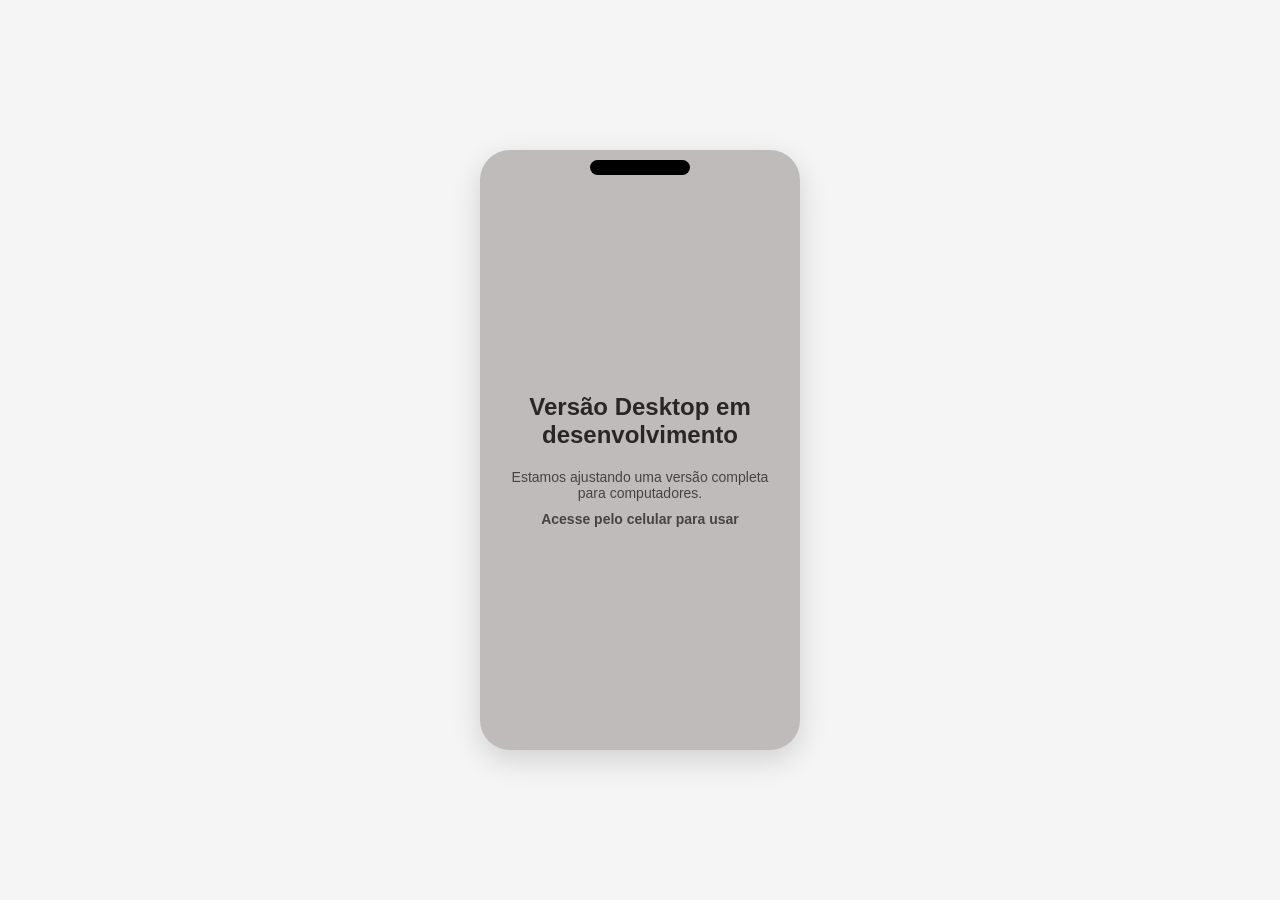
<file: frontend/versao-pc/index.html>
<!doctype html>
<html lang="pt-br">
<head>
  <meta charset="UTF-8" />
  <meta name="viewport" content="width=device-width, initial-scale=1.0">

  <link rel="stylesheet" href="css/style.css" />

  <!-- REDIRECIONAMENTO PARA MOBILE -->
  <script>
    if (/Mobi|Android|iPhone|iPad|iPod/i.test(navigator.userAgent)) {
      window.location.href = "/frontend/versao-mobile/index.html";
    }
  </script>

  <title> PP Point</title>
</head>

<body>

  <div class="container">

    <div class="box">

      <h2>Versão Desktop em desenvolvimento</h2>

      <p>
        Estamos ajustando  uma versão completa para computadores.
      </p>

      <p class="destaque">
        Acesse pelo celular para usar
      </p>

    </div>

  </div>

</body>
</html>
</file>
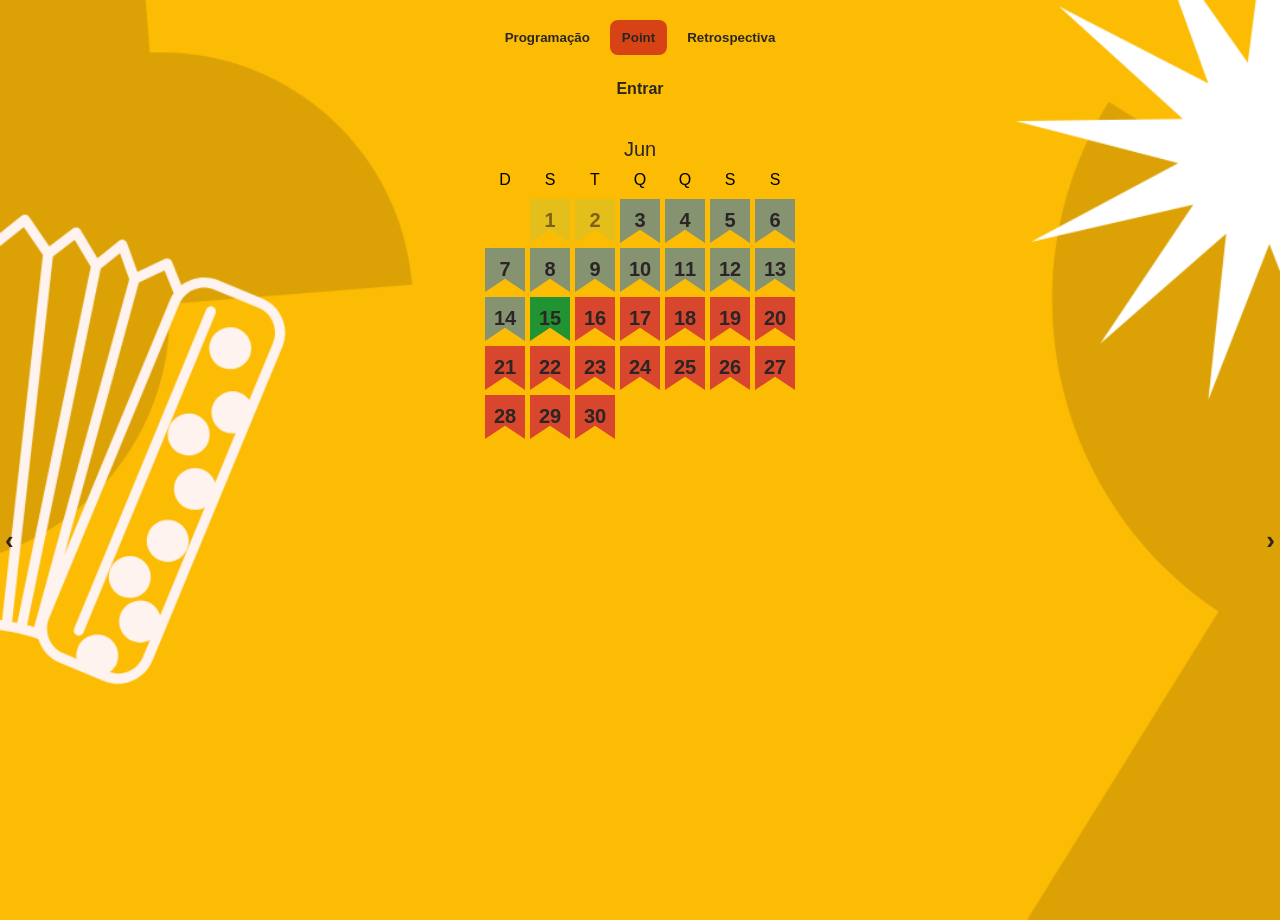
<file: versao-mobile/frontend/index.html>
<!doctype html>
<html lang="pt-br">
<head>
  <meta charset="UTF-8" />
  <link rel="stylesheet" href="css/style.css" />
  <title>Point Event Mobile</title>
</head>

<body>

<div class="topo-container">

  <div class="menu-wrapper">
    <button id="btnProgramacao" onclick="mostrarPagina('programacao')">Programação</button>
    <button id="btnPonto" class="active" onclick="mostrarPagina('ponto')">Point</button>
    <button id="btnRetrospectiva" onclick="mostrarPagina('retrospectiva')">Retrospectiva</button>
  </div>

  <div class="login-wrapper">
    <div id="btn-login-topo" class="btn-login-topo" data-logged="false">Entrar</div>
  </div>

</div>

<div class="paginas">

  <div class="pagina" id="programacao">
    <p>Em breve</p>
  </div>

  <div class="pagina active" id="ponto">
    <div class="calendario">
      <button id="voltarMes" onclick="mesAnterior()">&#8249;</button>
      <button id="proximoMes" onclick="proximoMes()">&#8250;</button>

      <div class="cabeçalho">
        <div class="Mes" id="Mes"></div>
      </div>

      <div class="semanas">
        <div>D</div><div>S</div><div>T</div><div>Q</div><div>Q</div><div>S</div><div>S</div>
      </div>

      <div class="dias" id="dias"></div>
    </div>
  </div>

  <div class="pagina" id="retrospectiva">
    <p>AO FINAL DO EVENTO ESTARÁ AQUI</p>
  </div>

</div>

<div id="janela-login/cadastro" class="fundo-trasparente">
  <div class="janelalogin">

    <div class="botoes-logar-registrar">
      <button onclick="mostrarLogin()">Entrar</button>
      <button onclick="mostrarCadastro()">Criar Conta</button>
    </div>

    <div id="loginForm">
      <h2>Login</h2>
      <input type="text" id="loginUsuario" placeholder="Email ou @instagram">
      <input type="password" id="loginSenha" placeholder="Senha">
      <button onclick="fazerLogin()">Entrar</button>
    </div>

    <div id="registerForm" style="display:none;">
      <h2>Crie uma conta</h2>
      <input type="email" id="cadastroEmail" placeholder="Email">
      <input type="password" id="cadastroSenha" placeholder="Senha">
      <input type="text" id="cadastroInstagram" placeholder="@instagram">
      <button onclick="registrar()">Criar</button>
    </div>

    <span class="fecharlogin" onclick="fecharLoginCadastro()">×</span>
  </div>
</div>

<div id="janela-dia-encerrado" class="fundo-trasparente">
  <div class="janela-encerrado">
    <span class="fechar" onclick="fecharJanelaEncerrado()">×</span>
    <h3>Tempo de registro encerrado</h3>
    <p>O período de registro só fica disponível até 24h após o dia.</p>
  </div>
</div>

<div id="janela-dia-Bloqueado" class="fundo-trasparente">
  <div class="janela-bloqueado">
    <span class="fechar" onclick="fecharJanelaBloqueado()">×</span>
    <h3>Disponível em breve</h3>
    <p>Calma lá! Você só pode registrar no dia seguinte ao evento.</p>
  </div>
</div>

<div id="janela-registrar-dia" class="fundo-trasparente">
  <div class="janela-registrar">
    <span class="fechar" onclick="fecharJanelaRegistrarDia()">×</span>
    <h3>registre o dia passado</h3>
  </div>
</div>

<script src="js/script.js"></script>
</body>
</html>
</file>
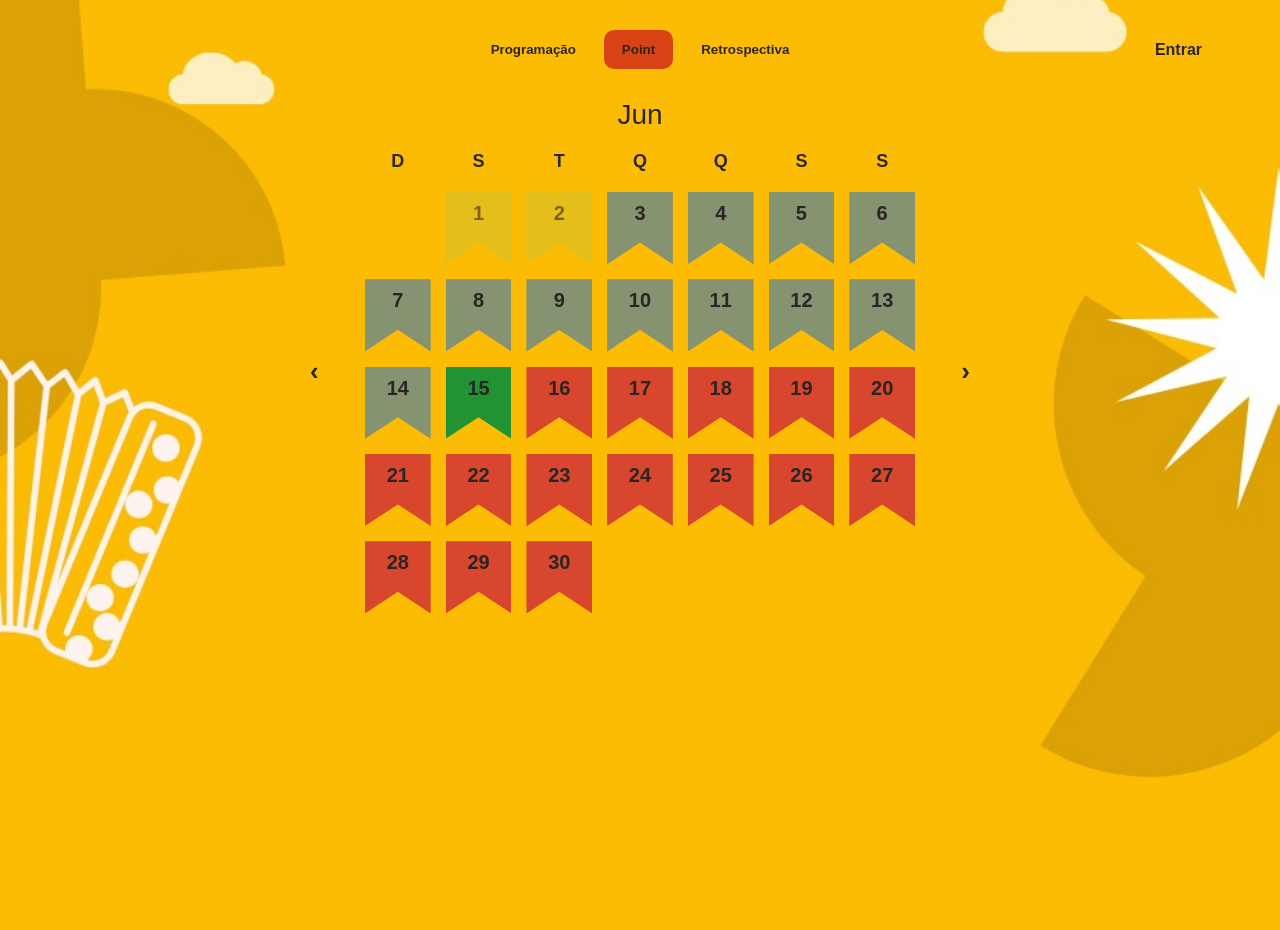
<file: versao-pc/frontend/index.html>
<!doctype html>
<html lang="pt-br">
<head>
  <meta charset="UTF-8" />
  <link rel="stylesheet" href="/versao-pc/frontend/css/style.css" />

   <!-- REDIRECIONAMENTO PARA A VERSÃO MOBILE -->
  <script>
    if (/Mobi|Android|iPhone|iPad|iPod/i.test(navigator.userAgent)) {
      window.location.href = "../versao-mobile/frontend/index.html";
    }
  </script>

  <title>Point Event</title>

</head>

<body>

<!-- CONTAINER SUPERIOR -->
<div class="topo-container">

  <!-- DIV MENU -->
  <div class="menu-wrapper">
    <button id="btnProgramacao" onclick="showPage('programacao')">Programação</button>
    <button id="btnPonto" class="active" onclick="showPage('ponto')">Point</button>
    <button id="btnRetrospectiva" onclick="showPage('retrospectiva')">Retrospectiva</button>
  </div>

  <!-- DIV BOTÃO ENTRAR -->
  <div class="login-wrapper">
    <div id="btn-login-topo" class="btn-login-topo" data-logged="false">Entrar</div>
  </div>

</div>

<div class="paginas">

  <!-- PROGRAMAÇÃO -->
  <div class="pagina" id="programacao">
    <div class="janelalogin aviso programacao">
      <h3>Progamação em </h3>
      <p id="tempoProgramacao">Calculando quanto tempo falta para a programação...</p>
    </div>
  </div>

  <!-- PONTO -->
  <div class="pagina active" id="ponto">
    <div class="calendario">
      <button id="antes" onclick="prevMonth()">&#8249;</button>
      <button id="proximo" onclick="nextMonth()">&#8250;</button>

      <div class="cabeçalho">
        <div class="Mes" id="Mes"></div>
      </div>

      <div class="semanas">
        <div>D</div><div>S</div><div>T</div><div>Q</div><div>Q</div><div>S</div><div>S</div>
      </div>

      <div class="dias" id="dias"></div>
    </div>
  </div>

  <!-- RETROSPECTIVA -->
  <div class="pagina" id="retrospectiva">

    <!-- MOCKUP CELULAR CENTRALIZADO -->
    <div class="mockup-celular">
      <div class="conteudo">
        <h2>Retrospectiva do Usuário</h2>
        <p id="tempoRestante">Calculando quanto tempo falta para o final do evento...</p>
      </div>
    </div>

  </div>

</div>

<!-- MODAL LOGIN -->
<div id="authModal" class="modal">
  <div class="janelalogin login">
    <div class="auth-tabs">
      <button onclick="showLogin()">Entrar </button>
      <button onclick="showRegister()">Criar Conta </button>
    </div>

    <div id="loginForm">
      <h2>Entrar</h2>
      <input type="text" id="loginUsuario" placeholder="Email ou @instagram">
      <input type="password" id="loginSenha" placeholder="Senha">
      <button onclick="login()">Entrar</button>
    </div>

    <div id="registerForm" style="display:none;">
      <h2>Criar Conta</h2>
      <input type="email" id="cadastroEmail" placeholder="Email">
      <input type="password" id="cadastroSenha" placeholder="Senha">
      <input type="text" id="cadastroInstagram" placeholder="@instagram">
      <button onclick="register()">Criar</button>
    </div>

    <span class="close" onclick="closeModal()">×</span>
  </div>
</div>

<!-- MODAL AVISO ENCERRADO -->
<div id="modalAviso" class="modal">
  <div class="janelalogin aviso encerrado">
    <span class="close" onclick="closeAviso()">×</span>
    <h3>Tempo de registro encerrado</h3>
    <p>O período de registro só fica disponível até 24h após o dia.</p>
  </div>
</div>

<!-- MODAL BLOQUEADO -->
<div id="modalBloqueado" class="modal">
  <div class="janelalogin aviso bloqueado">
    <span class="close" onclick="closeBloqueado()">×</span>
    <h3>Disponível em breve</h3>
    <p>Calma lá! Você só pode registrar no dia seguinte ao evento.</p>
  </div>
</div>

<!-- MODAL DISPONÍVEL -->
<div id="modalDisponivel" class="modal">
  <div class="janelalogin aviso disponivel">
    <span class="close" onclick="closeDisponivel()">×</span>
    <h3>Dia disponível</h3>
    <p>Você pode registrar nesse dia!</p>
  </div>
</div>

<script src="/versao-pc/frontend/js/script.js"></script>
</body>
</html>
</file>
<file: frontend/versao-pc/css/style.css>
* {
  margin: 0;
  padding: 0;
  box-sizing: border-box;
}

body {
  font-family: Arial, sans-serif;
  background: #f5f5f5; 
  height: 100vh;
  display: flex;
  align-items: center;
  justify-content: center;
}

/* CONTAINER CENTRAL */
.container {
  text-align: center;
}




/* CELULAR */
.box {
  background: #c0bbbb;
  width: 320px;
  height: 600px;
  border-radius: 30px;
  padding: 40px 20px 20px;
  box-shadow: 0 10px 30px rgba(0,0,0,0.15);
  position: relative;
  display: flex;
  flex-direction: column;
  align-items: center;
  justify-content: center;
}

/* NOTCH */
.box::before {
  content: "";
  width: 100px;
  height: 15px;
  background: #000;
  border-radius: 10px;
  position: absolute;
  top: 10px;
  left: 50%;
  transform: translateX(-50%);
}

.box h1 {
  color: #2B2525;
  margin-bottom: 100px;
}

.box h2 {
  color: #2B2525;
  margin-bottom: 10px;
}

.box p {
  font-size: 14px;
  color: #444;
  margin-top: 10px;
}

/* DESTAQUE */
.destaque {
  margin-top: 20px;
  font-weight: bold;
  color: #d84315;
}
</file>
<file: versao-mobile/frontend/css/style.css>
* { 
    margin: 0;
    padding: 0;
    box-sizing: border-box;
}

body {
  font-family: Arial, sans-serif;
  text-align: center;
  background-image: url("/versao-mobile/frontend/imagens/fundoMobile.png");
  background-size: cover;
  background-position: center;
  min-height: 100vh;

}

.topo-container {
  display: flex;
  flex-direction: column;
  align-items: center;
  gap: 10px;
  margin: 20px auto;
  padding: 0 10px;
  position: relative;
}

.menu-wrapper {
  display: flex;
  justify-content: center;
  gap: 8px;
}

.menu-wrapper button {
  padding: 10px 12px;
  border: none;
  border-radius: 8px;
  cursor: pointer;
  background: transparent;
  color: #2B2525;
  font-weight: 600;
  transition: all 0.2s ease;
}

.menu-wrapper button:hover,
.menu-wrapper button.active {
  background-color: #d84315;
}

.login-wrapper {
  margin-top: 5px;
  display: flex;
  justify-content: center;
}

.btn-login-topo {
  padding: 10px 12px;
  border: none;
  border-radius: 8px;
  cursor: pointer;
  background: transparent;
  color: #2B2525;
  font-weight: 600;
  transition: all 0.2s ease;
}

.btn-login-topo:hover {
  background-color: #d84315;
}

#voltarMes,
#proximoMes {
  position: absolute;
  top: 60%;
  transform: translateY(-50%);
  cursor: pointer;
  z-index: 50;
  background: transparent;
  border: none;
  color: #2B2525;
  font-size: 26px;
  font-weight: 900;
}

#voltarMes { left: 5px; }
#proximoMes { right: 5px; }
  
.paginas { width: 100%; }

.pagina { display: none; }
.pagina.active { display: block; }

.janelalogin {
  position: absolute;
  top: 50%;
  left: 50%;
  transform: translate(-50%, -50%);
  background: #fff;
  width: 90%;
  max-width: 300px;
  padding: 30px 30px 100px;
  border-radius: 15px;
  text-align: center;
}


.fecharlogin {
  position: absolute;
  bottom: 15px;
  left: 50%;
  transform: translateX(-50%);
  padding: 10px 16px;
  border: none;
  border-radius: 10px;
  color: #000000;
  font-weight: 700;
  cursor: pointer;
  transition: all 0.2s ease;
}

.fechar {
  position: absolute;
  bottom: 20px; 
  left: 50%;
  transform: translateX(-50%);
  padding: 8px 16px; 
  border: none;
  border-radius: 10px;
  color: #000000;
  font-weight: 700;
  cursor: pointer;
}

.botoes-login{
  display: flex;
  justify-content: center;
  gap: 10px;
  margin-bottom: 20px;
}
.calendario {
  margin: 20px auto;
  padding: 10px 20px;
  max-width: 350px;
  width: 90%;
  background-color: transparent;
  border-radius: 10px;
}

.cabeçalho .Mes {
  font-size: 20px;
  margin-bottom: 10px;
  color: #2B2525;
  font-family: 'Montserrat', sans-serif;
}

.semanas,
.dias {
  display: grid;
  grid-template-columns: repeat(7, 1fr);
  gap: 5px;
  margin-top: 10px;
}

.flag {
  background: #d4c22c;
  color: #2B2525;
  width: 100%;
  max-width: 80px;
  margin: auto;
  aspect-ratio: 1 / 1.1;
  padding: 10px 0;
  display: flex;
  align-items: flex-start;
  justify-content: center;
  font-size: clamp(12px, 2.5vw, 20px);
  font-weight: 800;
  clip-path: polygon(0% 0%, 100% 0%, 100% 100%, 50% 70%, 0% 100%);
}

.flag.fora { opacity: 0.6; }
.flag.bloqueado { background: #D7462D; }
.flag.encerrado { background: #859371; }
.flag.disponivel { background: #219332; }

.fundo-trasparente {
  display: none;
  position: fixed;
  left: 0; top: 0;
  width: 100%; height: 100%;
  background: rgba(0,0,0,0.6);
  z-index: 999;
}



.janela-encerrado {
  background: #859371;
  width: 90%;    
  max-width: 300px;  
  padding: 30px 30px 70px; 
  text-align: center;
  position: fixed;
  top: 50%;
  left: 50%;
  transform: translate(-50%, -50%);
  border-radius: 10px;
}

.janela-bloqueado {
  background: #D7462D;
  width: 90%;    
  max-width: 300px;  
  padding: 30px 30px 70px; 
  text-align: center;
  position: fixed;
  top: 50%;
  left: 50%;
  transform: translate(-50%, -50%);
  border-radius: 10px;
}

.janela-encerrado p,
.janela-bloqueado p {
  font-size: 14px;
  margin-top: 15px; 
}

.janela-encerrado h3,
.janela-bloqueado h3 {
  font-size: 20px;   
}


.janelalogin input {
  width: 100%;
  padding: 8px;
  margin: 5px 0;
  border-radius: 6px;
  outline: none;
  border: 1px solid #818181;
}

.botoes-logar-registrar{
  display: flex;
  flex-direction: row;   
  gap: 10px;
  width: 100%;
}

#loginForm h2 {
  margin: 15px ;
}

#registerForm h2 {
  margin: 15px ;
  white-space: nowrap; 

}

.botoes-logar-registrar button{
  width: 100%;
  padding: 10px;
  margin-top: 5px;
  border: none;
  background: #aca8a8;
  color: #000;
  border-radius: 6px;
  cursor: pointer;
}


.botoes-logar-registrar button.active {
  background: #817f7f;
}

#loginForm button:active, #registerForm button:active {
  background: #eb4527;
}


#loginForm button , #registerForm button {
  width: 100%;
  padding: 10px;
  margin-top: 15px;
  border: none;
  background: #D7462D;
  color: #000000;
  border-radius: 6px;
  cursor: pointer;
}
</file>
<file: versao-pc/frontend/css/style.css>
* {
  margin: 0;
  padding: 0;
  box-sizing: border-box;
}

html {
  background: none;
}

body {
  font-family: Arial, sans-serif;
  text-align: center;
  background-image: url("/versao-pc/frontend/imagens/fundo-point.png");  
  background-size: cover;
  background-position: center;
  background-repeat: no-repeat;
  min-height: 100vh; 
  position: relative;
}

.topo-container {
  display: flex;
  justify-content: center;
  align-items: center;
  width: 100%;
  max-width: 1200px;
  margin: 30px auto 10px;
  padding: 0 20px;
  gap: 20px;
  position: relative;
  z-index: 10;
}

.menu-wrapper {
  display: flex;
  justify-content: center;
  gap: 10px;
  font-family: 'Poppins', sans-serif;
}

.menu-wrapper button {
  padding: 12px 18px;
  border: none;
  border-radius: 10px;
  cursor: pointer;
  background: transparent;
  color: #2B2525;
  font-weight: 600;
  font-family: 'Poppins', sans-serif;
  transition: all 0.2s ease;
}

.menu-wrapper button:hover {
  background-color: #d84315;
  color: #2B2525;
}

.menu-wrapper button.active {
  background-color: #d84315;
  color: #2B2525;
}

.login-wrapper {
  position: absolute;
  right: 20px;
  top: 50%;
  transform: translateY(-50%);
}

.btn-login-topo {
  padding: 12px 18px;
  border: none;
  border-radius: 10px;
  cursor: pointer;
  background: transparent;
  color: #2B2525;
  font-weight: 600;
  font-family: 'Poppins', sans-serif;
  transition: all 0.2s ease;
}

.btn-login-topo.logged {
  background: #d84315;
  color: #2B2525;
}

.btn-login-topo:hover {
  background: #d84315;
  color: #2B2525;
}

.paginas {
  width: 100%;
}

.pagina {
  display: none;
}

.pagina.active {
  display: block;
}

/* CENTRALIZAR MOCKUP NA PROGRAMAÇÃO */
.pagina#programacao .janelalogin.aviso.programacao {
  position: relative;
  top: auto;
  left: auto;
  transform: none;
  margin: 40px auto;
  max-width: 360px;
  width: 90%;
  padding: 20px;
  border-radius: 20px;
}

/* CALENDARIO */
.calendario {
  margin: 20px auto;
  padding: 20px 50px;
  position: relative;
  background-color: transparent;
  max-width: 650px;
  width: min(65%, 650px);
  border-radius: 15px;
}

.cabeçalho {
  text-align: center;
}

.cabeçalho .Mes {
  font-family: 'Montserrat', sans-serif;
  font-size: 28px;
  font-weight: normal;
  margin: -10px 0 10px;
  color: #2B2525;
}

#antes,
#proximo {
  position: absolute;
  top: 50%;
  transform: translateY(-50%);
  cursor: pointer;
  z-index: 50;
  background: transparent;
  border: none;
  color: #2B2525;
  font-size: 26px;
  font-weight: 900;
}

#antes { left: -5px; }
#proximo { right: -5px; }

.semanas,
.dias {
  display: grid;
  grid-template-columns: repeat(7, 1fr);
  width: 100%;
  margin: 20px auto;
  gap: 15px;
}

.semanas div {
  font-weight: bold;
  font-size: 18px;
  color: #2B2525;
  text-align: center;
}

.flag {
  background: #d4c22c;
  color: #2B2525;
  width: 100%;
  max-width: 80px;
  margin: auto;
  aspect-ratio: 1 / 1.1;
  padding: 10px 0;
  display: flex;
  align-items: flex-start;
  justify-content: center;
  font-size: clamp(12px, 2.5vw, 20px);
  font-weight: 800;
  clip-path: polygon(0% 0%, 100% 0%, 100% 100%, 50% 70%, 0% 100%);
}

.flag.fora { opacity: 0.6; }
.flag.bloqueado { background: #D7462D; }
.flag.encerrado { background: #859371; }
.flag.disponivel { background: #219332; }

.flag.disponivel:hover { background: #2aa83d; cursor: pointer; }
.flag.bloqueado:hover { background: #c43d26; cursor: pointer; }
.flag.encerrado:hover { background: #7d8a6b; cursor: default; }

/* MODAL BASE */
.modal {
  display: none;
  position: fixed;
  z-index: 999;
  left: 0;
  top: 0;
  width: 100%;
  height: 100%;
  background: rgba(0,0,0,0.6);
}

/* MODAL LOGIN */
.janelalogin.login {
  background: #ffffff;
  width: 90%;
  max-width: 350px;
  margin: 10% auto;
  padding: 30px 20px 150px;
  text-align: center;
  position: relative;
  clip-path: polygon(0% 0%, 100% 0%, 100% 100%, 50% 80%, 0% 100%);
}

/* MODAL AVISOS */
.janelalogin.aviso.encerrado {
  background: #859371;
  max-width: 270px;
  margin: 10% auto;
  padding: 30px 50px 110px;
  text-align: center;
  position: relative;
  clip-path: polygon(0% 0%, 100% 0%, 100% 100%, 50% 80%, 0% 100%);
}

.janelalogin.aviso.bloqueado {
  background: #D7462D;
  max-width: 270px;
  margin: 10% auto;
  padding: 30px 50px 110px;
  text-align: center;
  position: relative;
  clip-path: polygon(0% 0%, 100% 0%, 100% 100%, 50% 80%, 0% 100%);
}

.janelalogin.aviso.disponivel {
  background: #219332;
  width: 80px;
  aspect-ratio: 1 / 1.1;
  padding: 10px;
  max-width: 270px;
  margin: 10% auto;
  text-align: center;
  position: relative;
  clip-path: polygon(0% 0%, 100% 0%, 100% 100%, 50% 70%, 0% 100%);
}

.janelalogin.aviso.retrospectiva {
  background: #219332;
  display: flex;
  flex-direction: column;
  padding: 15px 20px;
  border-radius: 15px;
  color: #fff;
  font-weight: 600;
  text-align: center;
  position: relative;
}

.janelalogin.aviso.programacao {
  background: #D7462D;
  display: flex;
  flex-direction: column;
  padding: 15px 20px;
  border-radius: 15px;
  color: #fff;
  font-weight: 600;
  text-align: center;
  position: relative;
}

.janelalogin.aviso h3 {
  margin-bottom: 10px;
  Color: #2B2525;
  font-size: 20px;
  text-align: center;
}

.janelalogin.aviso.programacao h3,
.janelalogin.aviso.retrospectiva h3
{ font-size: 16px;
  margin-bottom: 5px;
}

.janelalogin.aviso.programacao p,
.janelalogin.aviso.retrospectiva p{
  font-size: 14px;
  margin: 0;
}

.janelalogin.aviso p {
  font-size: 14px;
  color: #333;
  text-align: center;
}

.modal input::placeholder {
  color: #0000008e;
  opacity: 1;
}

.close {
  position: absolute;
  top: 5px; right: 15px;
  cursor: pointer;
  font-size: 22px;
}

.modal input {
  width: 100%;
  outline: none;
  padding: 10px;
  margin: 8px 0;
  border-radius: 8px;
  border: 1px solid #818181;
  background: transparent;
}

.modal button {
  width: 100%;
  padding: 10px;
  margin-top: 10px;
  border: none;
  background: #D7462D;
  color: rgb(0, 0, 0);
  border-radius: 8px;
  cursor: pointer;
}

.auth-tabs {
  display: flex;
  gap: 5px;
  margin-bottom: 10px;
}

.auth-tabs button {
  flex: 1;
  background: #40190465;
  color: #000;
}

/*  CELULAR CENTRALIZADO */
.mockup-celular {
  width: 360px;
  height: 640px;
  background: #fff;
  border: 2px solid #000;
  border-radius: 20px;
  box-shadow: 0 5px 15px rgba(0,0,0,0.3);
  display: flex;
  justify-content: center;
  align-items: center;
  margin: 40px auto;
  position: relative;
}

.mockup-celular .conteudo {
  text-align: center;
  padding: 20px;
}

.mockup-celular h2 {
  font-size: 22px;
  margin-bottom: 10px;
}

.mockup-celular p {
  font-size: 18px;
  font-weight: bold;
  color: #333;
}
</file>
